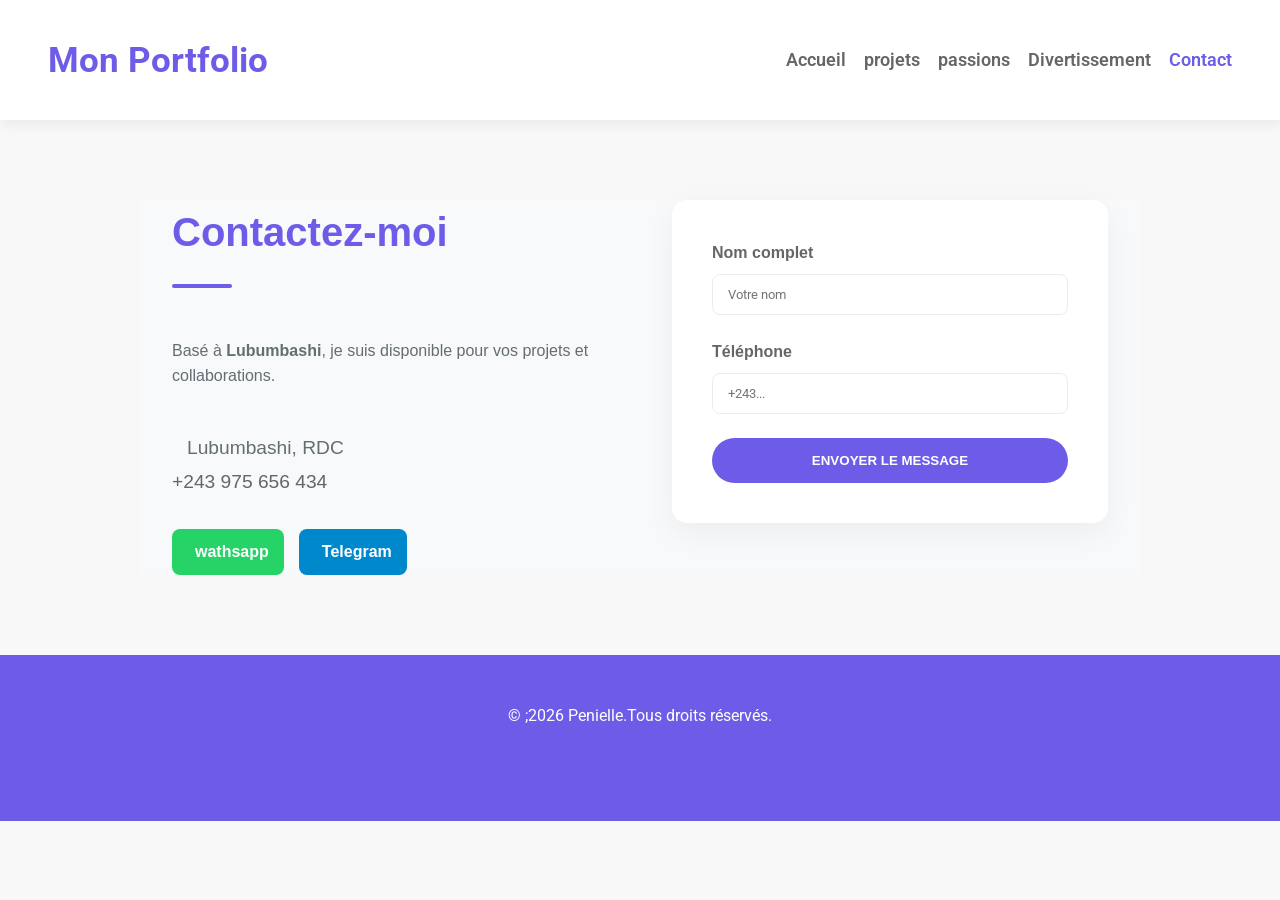
<file: contact.html>
<!DOCTYPE html>
 <html lang="en">
 <head>
    <meta charset="UTF-8">
    <meta name="viewport" content="width=device-width, initial-scale=1.0">
    <title>Mon Portfolio</title>
    <link rel="stylesheet" href="CSS/style.css">
    <link rel="preconnect" href="https://fonts.googleapis.com">
    <link rel="preconnect" href="https://fonts.gstatic.com" crossorigin>
    <link href="https://fonts.googleapis.com/css2?family=Roboto:ital,wght@0,100..900;1,100..900&display=swap" rel="stylesheet">
 </head>
 
 <body>

  <header>
    <div>
        <a href="">Mon Portfolio
    </div>
    <nav>
        <ul>
            <li><a href="index.html">Accueil</a></li>
            <li><a href="projet.html">projets</a></li>
            <li><a href="passion.html">passions</a></li>
            <li><a href="Divertissement.html">Divertissement</a></li>
            <li><a href="contact.html"class="active penielle">Contact</a></li>
        </ul>
    </nav>
  </header>
  
<main class="contact-container">
    <section class="contact-info">
        <h2>Contactez-moi</h2>
        <p>Basé à <strong>Lubumbashi</strong>, je suis disponible pour vos projets et collaborations.</p>
        
        <div class="contact-methods">
            <div class="method-item">
               <p><i class="fa-solid fa-location-dot"></i>Lubumbashi, RDC
                <i class="fa-solid fa-phone"></i>
                <a href="tel:+2439756546434">+243 975 656 434</a>
               </p>
            </div>
            <div class="social-apps">
                <a href="https://wa.me/243975656434" target="_blank" title="wathsapp">
                    <i class="fa-brands fa-whatsapp whatsapp-icon"></i>wathsapp
                </a>

                <a href="https://t.me/+243975656434" target="_blank" title="Telegram">
                    <i class="fa-brands fa-telegram telegram-icon"></i>Telegram
                </a>
            </div>
        </div>
    </section>

    <section class="contact-form-section">
        <form action="#" class="contact-form">
            <div class="form-group">
                <label for="name">Nom complet</label>
                <input type="text" id="name" name="name" placeholder="Votre nom" required>
            </div>
            <div class="form-group">
                <label for="phone">Téléphone</label>
                <input type="tel" id="phone" name="phone" placeholder="+243..." required>
            </div>
            <button type="submit" class="btn-submit">Envoyer le message</button>
        </form>
    </section>
</main>

<footer>
    <div>
        <p>&copy ;2026 Penielle.Tous droits réservés.</p>
        <a href=""><i class="fa-brands fa-github"></i></a>
        <a href=""><i class="fa-brands fa-linkedin"></i></a>   
        <a href=""><i class="fa-brands fa-x-twitter"></i></a>
    </div>
</footer>      

 </body>
 </html>
</file>
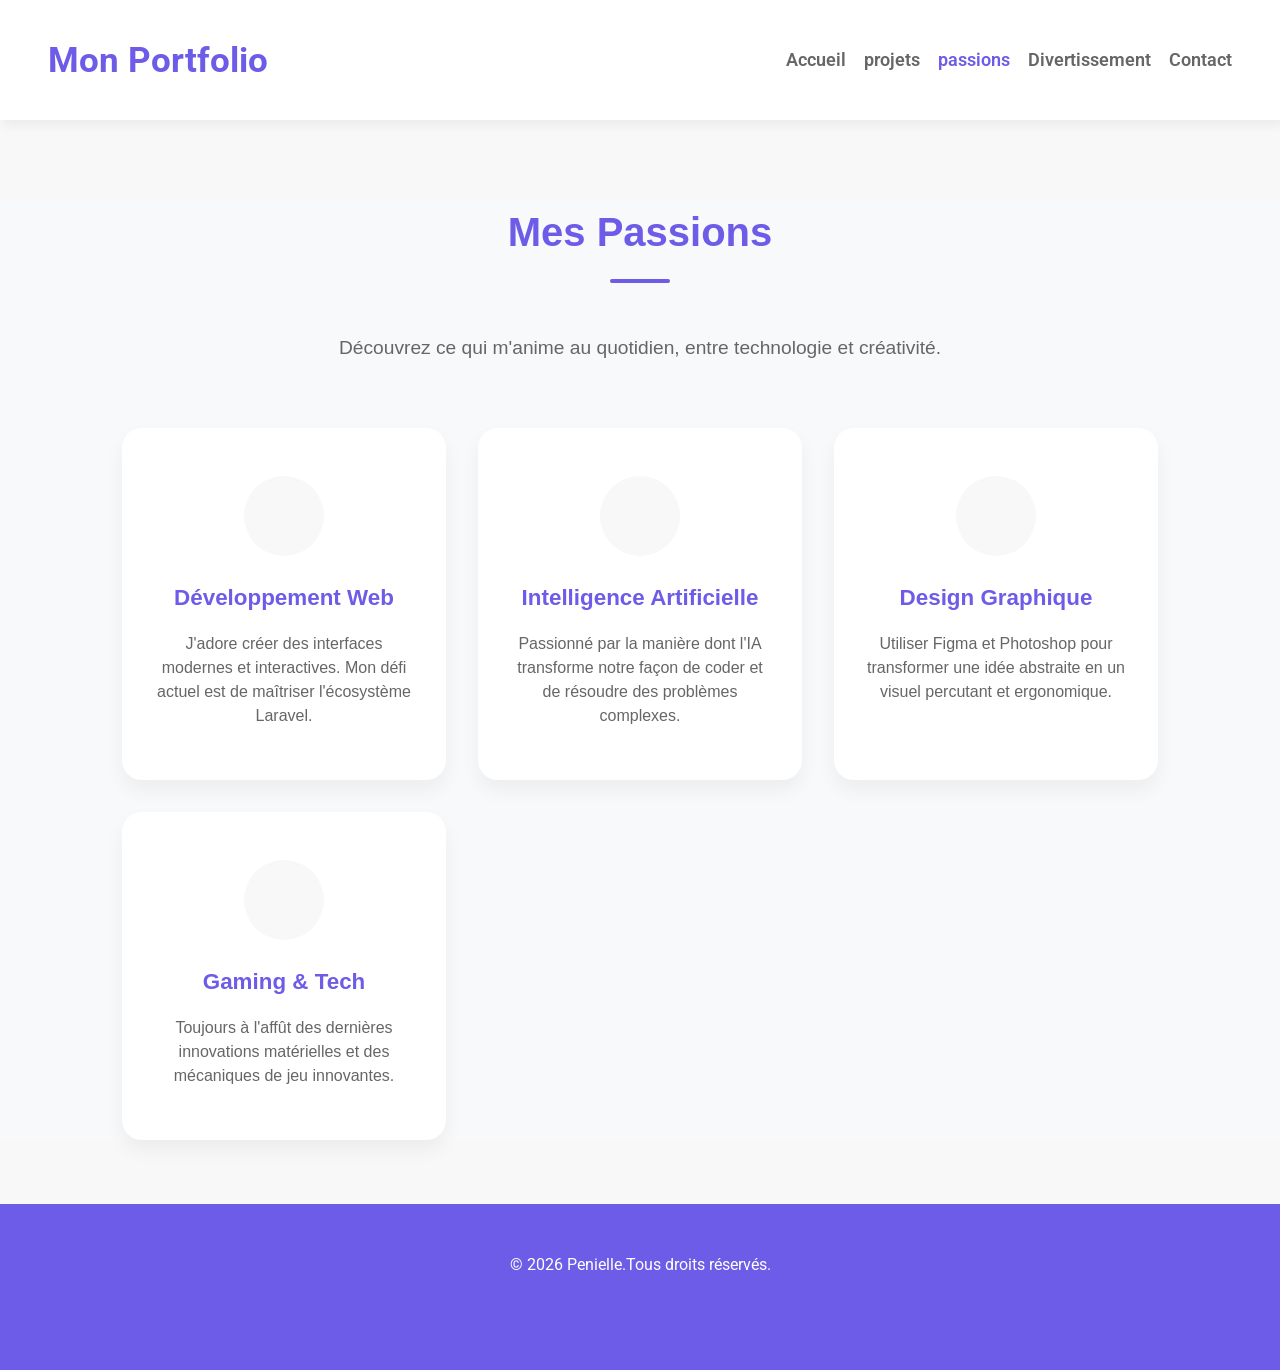
<file: passion.html>
<!DOCTYPE html>
 <html lang="en">
 <head>
    <meta charset="UTF-8">
    <meta name="viewport" content="width=device-width, initial-scale=1.0">
    <title>Mon Portfolio</title>
    <link rel="stylesheet" href="CSS/style.css">
    <link rel="preconnect" href="https://fonts.googleapis.com">
    <link rel="preconnect" href="https://fonts.gstatic.com" crossorigin>
    <link href="https://fonts.googleapis.com/css2?family=Roboto:ital,wght@0,100..900;1,100..900&display=swap" rel="stylesheet">
 </head>
 
 <body>
  <header>
    <div>
        <a href="">Mon Portfolio</a>
    </div>
    <nav>
        <ul>
            <li><a href="index.html">Accueil</a></li>
            <li><a href="projet.html">projets</a></li>
            <li><a href="passion.html"class="active penielle">passions</a></li>
            <li><a href="Divertissement.html">Divertissement</a></li>
            <li><a href="contact.html">Contact</a></li>
        </ul>
    </nav>
  </header>
 
  <main>
    <section class="passions-header">
        <h2>Mes Passions</h2>
        <p>Découvrez ce qui m'anime au quotidien, entre technologie et créativité.</p>
    </section>

    <section class="passions-grid">
        <div class="passion-card">
            <div class="passion-icon">
                <i class="fa-solid fa-code"></i>
            </div>
            <h3>Développement Web</h3>
            <p>J'adore créer des interfaces modernes et interactives. Mon défi actuel est de maîtriser l'écosystème Laravel.</p>
        </div>

        <div class="passion-card">
            <div class="passion-icon">
                <i class="fa-solid fa-brain"></i>
            </div>
            <h3>Intelligence Artificielle</h3>
            <p>Passionné par la manière dont l'IA transforme notre façon de coder et de résoudre des problèmes complexes.</p>
        </div>

        <div class="passion-card">
            <div class="passion-icon">
                <i class="fa-solid fa-pen-nib"></i>
            </div>
            <h3>Design Graphique</h3>
            <p>Utiliser Figma et Photoshop pour transformer une idée abstraite en un visuel percutant et ergonomique.</p>
        </div>

        <div class="passion-card">
            <div class="passion-icon">
                <i class="fa-solid fa-gamepad"></i>
            </div>
            <h3>Gaming & Tech</h3>
            <p>Toujours à l'affût des dernières innovations matérielles et des mécaniques de jeu innovantes.</p>
        </div>
    </section>
</main>

 <footer>
    <div>
        <p>&copy; 2026 Penielle.Tous droits réservés.</p>
        <a href=""><i class="fa-brands fa-github"></i></a>
        <a href=""><i class="fa-brands fa-linkedin"></i></a>   
        <a href=""><i class="fa-brands fa-x-twitter"></i></a>
    </div>
  </footer>      

 </body>
 </html>
</file>
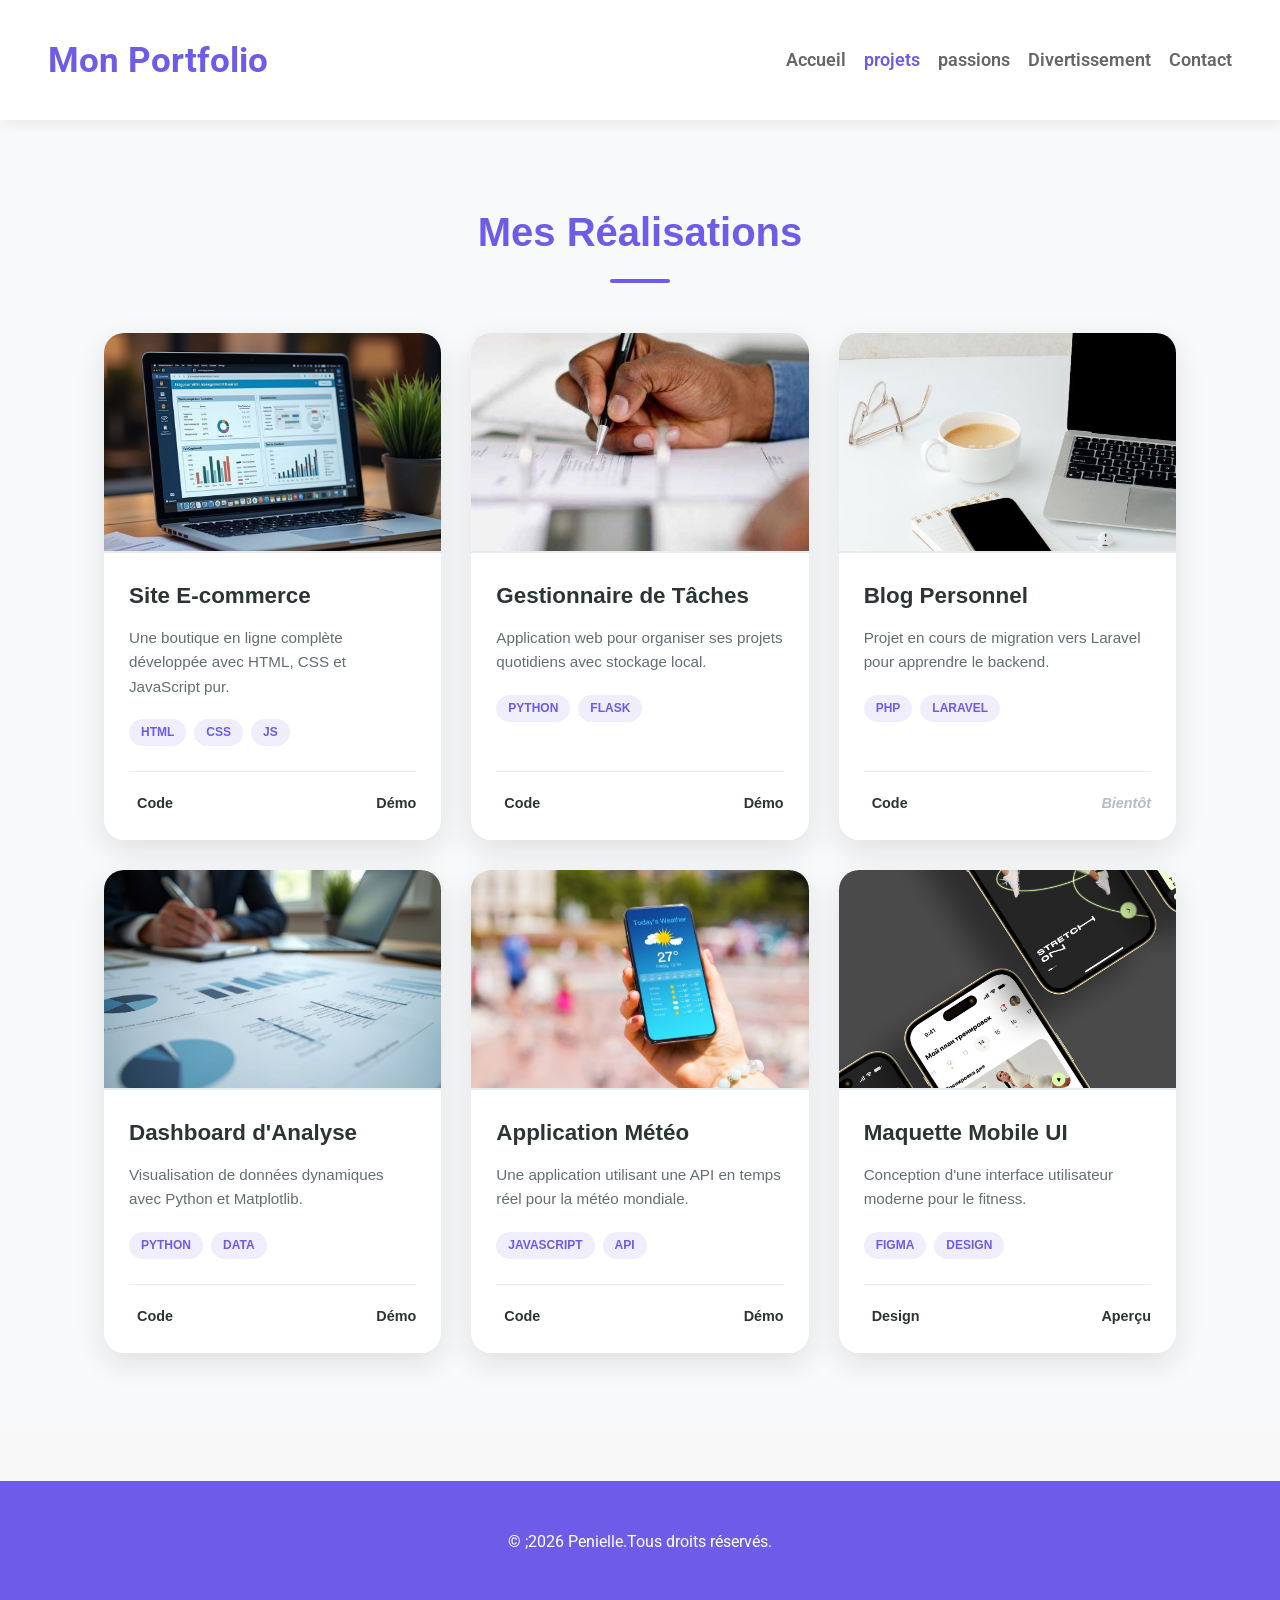
<file: projet.html>
<!DOCTYPE html>
 <html lang="en">
 <head>
    <meta charset="UTF-8">
    <meta name="viewport" content="width=device-width, initial-scale=1.0">
    <title>Mon Portfolio</title>
    <link rel="stylesheet" href="CSS/style.css">
    <link rel="preconnect" href="https://fonts.googleapis.com">
    <link rel="preconnect" href="https://fonts.gstatic.com" crossorigin>
    <link href="https://fonts.googleapis.com/css2?family=Roboto:ital,wght@0,100..900;1,100..900&display=swap" rel="stylesheet">
</head> 
<body>
  <header>
    <div>
        <a href="">Mon Portfolio</a>
    </div>
    <nav>
        <ul>
            <li><a href="index.html">Accueil</a></li>
            <li><a href="projet.html"class="active penielle">projets</a></li>
            <li><a href="passion.html">passions</a></li>
            <li><a href="Divertissement.html">Divertissement</a></li>
            <li><a href="contact.html">Contact</a></li>
        </ul>
    </nav>
  </header>

 <main>
    <section class="projets-section">
        <h2>Mes Réalisations</h2>
        
        <div class="projets-grid">
            <article class="projet-card">
                <img src="site E-commerce.jpg" alt="Site E-commerce">
                <div class="projet-content">
                    <h3>Site E-commerce</h3>
                    <p>Une boutique en ligne complète développée avec HTML, CSS et JavaScript pur.</p>
                    <div class="tags">
                        <span>HTML</span> <span>CSS</span> <span>JS</span>
                    </div>
                    <div class="projet-links">
                        <a href="#" class="btn-link"><i class="fa-brands fa-github"></i> Code</a>
                        <a href="#" class="btn-link"><i class="fa-solid fa-arrow-up-right-from-square"></i> Démo</a>
                    </div>
                </div>
            </article>

            <article class="projet-card">
                <img src="Gestionnairedetache.jpg" alt="">
                <div class="projet-content">
                    <h3>Gestionnaire de Tâches</h3>
                    <p>Application web pour organiser ses projets quotidiens avec stockage local.</p>
                    <div class="tags">
                        <span>Python</span> <span>Flask</span>
                    </div>
                    <div class="projet-links">
                        <a href="#" class="btn-link"><i class="fa-brands fa-github"></i> Code</a>
                        <a href="#" class="btn-link"><i class="fa-solid fa-arrow-up-right-from-square"></i> Démo</a>
                    </div>
                </div>
            </article>

            <article class="projet-card">
                <img src="Blogpersonnel.jpg" alt="Blog Personnel">
                <div class="projet-content">
                    <h3>Blog Personnel</h3>
                    <p>Projet en cours de migration vers Laravel pour apprendre le backend.</p>
                    <div class="tags">
                        <span>PHP</span> <span>Laravel</span>
                    </div>
                    <div class="projet-links">
                        <a href="#" class="btn-link"><i class="fa-brands fa-github"></i> Code</a>
                        <span class="status"><i class="fa-regular fa-clock"></i> Bientôt</span>
                    </div>
                </div>
            </article>

            <article class="projet-card">
                <img src="Dashboard d'Analyse.jpg" alt="Dashboard d'Analyse">
                <div class="projet-content">
                    <h3>Dashboard d'Analyse</h3>
                    <p>Visualisation de données dynamiques avec Python et Matplotlib.</p>
                    <div class="tags">
                        <span>Python</span> <span>Data</span>
                    </div>
                    <div class="projet-links">
                        <a href="#" class="btn-link"><i class="fa-brands fa-github"></i> Code</a>
                        <a href="#" class="btn-link"><i class="fa-solid fa-arrow-up-right-from-square"></i> Démo</a>
                    </div>
                </div>
            </article>

            <article class="projet-card">
                <img src="ApplicationMétéo.jpg" alt="Application Météo">
                <div class="projet-content">
                    <h3>Application Météo</h3>
                    <p>Une application utilisant une API en temps réel pour la météo mondiale.</p>
                    <div class="tags">
                        <span>JavaScript</span> <span>API</span>
                    </div>
                    <div class="projet-links">
                        <a href="#" class="btn-link"><i class="fa-brands fa-github"></i> Code</a>
                        <a href="#" class="btn-link"><i class="fa-solid fa-arrow-up-right-from-square"></i> Démo</a>
                    </div>
                </div>
            </article>

            <article class="projet-card">
                <img src="MaquetteMobileUI.jpg" alt="Maquette Mobile UI">
                <div class="projet-content">
                    <h3>Maquette Mobile UI</h3>
                    <p>Conception d'une interface utilisateur moderne pour le fitness.</p>
                    <div class="tags">
                        <span>Figma</span> <span>Design</span>
                    </div>
                    <div class="projet-links">
                        <a href="#" class="btn-link"><i class="fa-solid fa-pen-nib"></i> Design</a>
                        <a href="#" class="btn-link"><i class="fa-solid fa-eye"></i> Aperçu</a>
                    </div>
                </div>
            </article>
        </div>
    </section>
</main>

 

  <footer>
    <div>
        <p>&copy ;2026 Penielle.Tous droits réservés.</p>
        <a href=""><i class="fa-brands fa-github"></i></a>
        <a href=""><i class="fa-brands fa-linkedin"></i></a>   
        <a href=""><i class="fa-brands fa-x-twitter"></i></a>
    </div>
  </footer>      
    
 </body>
 </html>
</file>
<file: CSS/style.css>
:root {
    --violet-doux: #6c63ff;
    --violet-fonce: #534EDD;
    --orange-vif: #FFA726;
    --gris-tres-fonce: #666;
    --gris-fonce: #666;
    --gris-tres-clair: #F8F8F8;
    --gris-clair: #EEE;
}

*{
    margin: 0;
    padding: 0;
    box-sizing: border-box;
}

body{
    background-color: var(--gris-tres-clair);
    font-family: Roboto, sans-serif;
    line-height: 1.6;
}

header{
    background-color: white;
    box-shadow: 2px 6px 10px rgba(0, 0, 0, 0.05);
    position: sticky;
    top: 0;
    z-index: 100;
    display: flex;
    justify-content: space-between;
    align-items: center;
    padding: 2rem 3rem;
}

header div a {
    text-decoration: none;
    font-size: 2.2rem;
    font-weight: bold;
    color: var(--violet-doux);
}

ul li {
    list-style: none;
    margin-left: 2cqh;
}

ul {display: flex;

}

ul li a {
    text-decoration: none;
    color: var(--gris-tres-fonce);
    font-weight: 600;
    font-size: 1.1rem;
    position: relative;
    padding: 10px 0;
}
    
ul li a:hover{
    color: var(--violet-doux);
}

ul li a::after {
    content: '';
    position: absolute;
    left: 0;
    bottom: 0;
    height: 3px;
    width: 0%;
    background-color: var(--violet-doux);
    transition: width 0.3s ease;

}
ul li a:hover::after {
    width: 100%;
}
a.active {
    color:var(--violet-doux);
}
a.active ::after {
    width: 100%;
}
.hero{
    display: flex;
    justify-content: center;
    align-items: center;
    gap: 5rem;
    text-align: center;
    margin: 10rem 2rem;
}
.hero img {
    width: 300px;
    height: 300px;
    object-fit: cover;
    border-radius: 50%;
    border: 8px solid var(--violet-doux);
}

.hero h1 {
    color: var(--violet-fonce);
    font-size: 4rem;
    font-weight: 700;
    margin-bottom: 1.2rem;  
}

.hero p {
    color: var(--gris-fonce);
    font-size: 1.3rem;
    margin-bottom: 1.2rem;
}

.hero a {
    text-decoration: none;
    display: inline-block;
    background-color: var(--violet-doux);
    color: white;
    padding: 15px 30px;
    border-radius: 50px;
    text-transform: uppercase;
    letter-spacing: 1.1px;
    font-weight: 600;
    margin-top: 1rem;
    transition: background-color 0.3s ease, transform 0.2s ease;
}

.hero a:hover {
    background-color: var(--violet-fonce);
    transform: translateY(-3px);
}

.apropos {
    width: 800px;
    margin: 6rem auto;
    text-align: center;   
}

section h2 {
    color: var(--violet-doux);
    font-size: 2.6rem;
    font-weight: 700;
    position: relative;
    text-align: center;
}

section h2::after {
    content: '';
    display: block;
    width: 60px;
    height: 4px;
    background-color: var(--violet-doux);
    margin: 1.2rem auto;
    border-radius: 2px;
}

.apropos p {
    margin-bottom: 2rem;
    color: var(--gris-fonce);
    font-size: 1.2rem;
}

.compétences table {
    width: 80%;
    margin: 0 auto;
    border-collapse: collapse;
    background-color: #FFF;
    box-shadow: 0 5px 15px , rgba(0, 0, 0, 0.08);
    border-radius: 10px;
    overflow: hidden;
}

.compétences table th, .compétences table td {
    padding: 15px;
}

.compétences table thead {
    background-color: var(--violet-doux);
    color: #FFF;
    text-transform: uppercase;
}

.compétences table tbody td {
    border-bottom: 1px solid var(--gris-clair);
}

.compétences table tbody tr:nth-child(even) {
    background-color: #fdfdfd;
}

.compétences table tbody tr {
    transition: background-color 0.3s ease;
}

.compétences table tbody tr:hover {
    background-color: #f0f0f0;
}

.compétences table thead th {
    text-align: left;
}

footer {
    margin-top: 3rem;
    background-color: var(--violet-doux);
    padding: 3rem 0;
    text-align: center;
}

footer p {
    color: white;
    margin-bottom: 1.2rem;
}

footer a {
    display: inline-block;
    font-size: 1.6rem;
    color: white;
    margin: 0 10px;
    transition: color 0.3s ease, transform 0.2s ease;
}

footer a:hover {
    color: var(--orange-vif);
    transform: translateY(-3px);
}

/* --- Page Passions Styles --- */

/* Style du titre et de l'en-tête de section */
.passions-header {
    text-align: center;
    margin-top: 5rem;
    padding: 0 2rem;
}

.passions-header p {
    color: var(--gris-fonce);
    font-size: 1.2rem;
}
.passions-header h2{
    color: var(--violet-doux);
}

/* Grille principale des passions */
.passions-grid {
    display: grid;
    /* Crée automatiquement autant de colonnes de 280px minimum que possible */
    grid-template-columns: repeat(auto-fit, minmax(280px, 1fr));
    gap: 2rem;
    max-width: 1100px;
    margin: 4rem auto;
    padding: 0 2rem;
}

/* Style de chaque carte de passion */
.passion-card {
    background: white;
    padding: 3rem 2rem;
    border-radius: 20px;
    text-align: center;
    box-shadow: 0 10px 20px rgba(0, 0, 0, 0.05);
    transition: all 0.3s ease; /* Fluidité pour les animations */
    border-bottom: 4px solid transparent; /* Prépare l'effet de bordure au survol */
}

/* Effets au survol (hover) de la carte */
.passion-card:hover {
    transform: translateY(-10px); /* Soulève légèrement la carte */
    border-bottom: 4px solid var(--violet-doux); /* Fait apparaître une bordure violette */
    box-shadow: 0 15px 30px rgba(108, 99, 255, 0.1); /* Augmente l'ombre */
}

/* Style de l'icône dans la carte */
.passion-icon {
    background-color: var(--gris-tres-clair);
    width: 80px;
    height: 80px;
    line-height: 80px;
    border-radius: 50%;
    margin: 0 auto 1.5rem;
    transition: 0.3s;
}

.passion-icon i {
    font-size: 2rem;
    color: var(--violet-doux);
}

/* Effets au survol de la carte sur l'icône */
.passion-card:hover .passion-icon {
    background-color: var(--violet-doux);
}

.passion-card:hover .passion-icon i {
    color: white;
}

/* Style du titre et du texte dans la carte */
.passion-card h3 {
    margin-bottom: 1rem;
    color: var(--violet-doux);
    font-size: 1.4rem;
}

.passion-card p {
    color: var(--gris-fonce);
    font-size: 1rem;
    line-height: 1.5;
}



/* --- Page Divertissement Immersive --- */

/* Conteneur principal qui prend toute la largeur */
.divertissement-immersive {
    max-width: 100%;
    margin: 0;
    padding: 0;
}

/* En-tête de la page (le titre centré) */
.ent-header {
    text-align: center;
    padding: 5rem 2rem 2rem;

}
.ent-header h2{
    color: var(--violet-fonce);
}

.ent-header p {
    color: var(--gris-fonce);
    font-size: 1.2rem;
}

/* Structure commune à chaque bannière de catégorie */
.ent-section {
    width: 100%;
    height: 350px; /* Hauteur fixe pour un look bannières */
    background-size: cover;
    background-position: center;
    background-repeat: no-repeat;
    position: relative;
    overflow: hidden;
    transition: transform 0.5s ease; /* Préparation pour l'effet de zoom */
}

/* --- Définition des images d'arrière-plan --- */
/* (Remplace ces URLs par tes propres images stylisées) */
.ent-series {
    background-image: url('.image/ApplicationMétéo.jpg');
}

.ent-cinema {
    background-image: url('images/ambiance-cinema.jpg');
}

.ent-mangas {
    background-image: url('images/ambiance-mangas.jpg');
}

/* Le filtre sombre (overlay) sur l'image pour le contraste */
.ent-overlay {
    position: absolute;
    top: 0;
    left: 0;
    width: 100%;
    height: 100%;
    background-color: rgba(0, 0, 0, 0.7); /* Noir à 70% pour la lisibilité */
    display: flex;
    align-items: center; /* Centre verticalement le texte */
    justify-content: flex-start; /* Aligne le contenu textuel à gauche */
    padding: 0 10%; /* Espace sur les côtés */
    transition: background-color 0.3s ease;
}

/* Effets au survol de la bannière entière */
.ent-section:hover .ent-overlay {
    background-color: rgba(0, 0, 0, 0.5); /* S'éclaircit légèrement au survol */
}

.ent-section:hover {
    transform: scale(1.02); /* Zoom très discret sur toute la bannière */
}

/* Le contenu textuel superposé en blanc */
.ent-content {
    color: white;
    max-width: 600px; /* Limite la largeur du texte */
}

/* Titre de la catégorie avec icône */
.ent-content h3 {
    font-size: 2.8rem;
    font-weight: 800;
    margin-bottom: 2rem;
    display: flex;
    align-items: center;
    gap: 15px; /* Espace entre icône et texte */
    text-transform: uppercase;
    letter-spacing: 2px;
}

.ent-content h3 i {
    color: var(--violet-doux);
    font-size: 2.5rem;
}

/* Style de la liste des œuvres */
.ent-content ul {
    list-style: none; /* Enlève les puces par défaut */
    display: flex;
    flex-direction: column;
    gap: 12px; /* Espace entre les éléments */
}

.ent-content ul li {
    font-size: 1.2rem;
    display: flex;
    align-items: center;
    gap: 12px;
    margin-left: 0; /* Reset de ton style ul li global */
    opacity: 0.9;
}

/* Petite puce circulaire violette devant chaque élément */
.ent-content ul li i {
    color: var(--violet-doux);
    font-size: 0.6rem;
}

/* --- Responsive : Adaptations pour mobile --- */
@media (max-width: 768px) {
    .ent-section {
        height: 250px; /* On réduit la hauteur sur petit écran */
    }
    
    .ent-overlay {
        padding: 0 5%; /* Moins d'espace sur les côtés */
    }
    
    .ent-content h3 {
        font-size: 1.8rem; /* Titres plus petits */
        margin-bottom: 1rem;
    }
    
    .ent-content h3 i {
        font-size: 1.6rem;
    }
    
    .ent-content ul li {
        font-size: 1rem;
    }
}




/* 1. Définition des variables de couleurs */
:root {
    --violet-doux: #6c5ce7;
    --violet-hover: #a29bfe;
    --blanc: #ffffff;
    --gris-fond: #f8f9fa;
    --gris-clair: #e9ecef;
    --gris-texte: #636e72;
    --noir-titre: #2d3436;
    --shadow: 0 10px 30px rgba(0, 0, 0, 0.1);
}

/* 2. Styles Généraux du Main */
main {
    background-color: var(--gris-fond);
    font-family: 'Poppins', sans-serif;
    color: var(--gris-texte);
    line-height: 1.6;
}

.projets-section {
    padding: 80px 5%;
    max-width: 1200px;
    margin: 0 auto;
}

/* 3. Titre de la section */
section h2 {
    color: var(--violet-doux);
    font-size: 2.5rem;
    text-align: center;
    margin-bottom: 50px;
    position: relative;
}

section h2::after {
    content: '';
    display: block;
    width: 60px;
    height: 4px;
    background: var(--violet-doux);
    margin: 15px auto 0;
    border-radius: 10px;
}

/* 4. Grille de projets */
.projets-grid {
    display: grid;
    grid-template-columns: repeat(auto-fit, minmax(300px, 1fr));
    gap: 30px;
}

/* 5. Design de la Carte */
.projet-card {
    background: var(--blanc);
    border-radius: 20px;
    overflow: hidden;
    box-shadow: var(--shadow);
    transition: all 0.3s ease;
    display: flex;
    flex-direction: column;
    height: 100%;
}

.projet-card:hover {
    transform: translateY(-10px);
    box-shadow: 0 15px 35px rgba(108, 92, 231, 0.2);
}

/* Image */
.projet-card img {
    width: 100%;
    height: 220px;
    object-fit: cover;
    border-bottom: 2px solid var(--gris-clair);
}

/* Contenu de la carte */
.projet-content {
    padding: 25px;
    display: flex;
    flex-direction: column;
    flex-grow: 1;
}

.projet-content h3 {
    color: var(--noir-titre);
    font-size: 1.4rem;
    margin-bottom: 12px;
}

.projet-content p {
    font-size: 0.95rem;
    margin-bottom: 20px;
    color: var(--gris-texte);
}

/* Badges / Tags */
.tags {
    margin-bottom: 25px;
    display: flex;
    flex-wrap: wrap;
    gap: 8px;
}

.tags span {
    background: rgba(108, 92, 231, 0.1);
    color: var(--violet-doux);
    padding: 4px 12px;
    border-radius: 50px;
    font-size: 0.75rem;
    font-weight: 600;
    text-transform: uppercase;
}

/* 6. Liens et Boutons (L'endroit où tu ne voyais rien) */
.projet-links {
    display: flex;
    justify-content: space-between;
    align-items: center;
    margin-top: auto; /* Pousse les liens tout en bas */
    padding-top: 20px;
    border-top: 1px solid var(--gris-clair);
}

.projet-links a, .status {
    text-decoration: none;
    font-weight: 600;
    font-size: 0.9rem;
    display: flex;
    align-items: center;
    gap: 8px; /* Espace entre l'icône et le texte */
    transition: color 0.3s ease;
}

.projet-links a {
    color: var(--noir-titre);
}

.projet-links a:hover {
    color: var(--violet-doux);
}

.projet-links a i {
    font-size: 1.1rem;
}

/* Style spécifique pour le status "Bientôt" */
.status {
    color: #b2bec3;
    font-style: italic;
    cursor: default;
}

/* 7. Responsive */
@media (max-width: 768px) {
    section h2 {
        font-size: 2rem;
    }
}



/* --- Page Contact Styles --- */

.contact-container {
    max-width: 1000px;
    margin: 5rem auto;
    padding: 0 2rem;
    display: grid;
    grid-template-columns: 1fr 1fr; /* Sépare en deux colonnes sur grand écran */
    gap: 4rem;
    align-items: start;
}

.contact-info h2 {
    text-align: left; /* Aligne le titre à gauche pour cette section */
}

.contact-info h2::after {
    margin: 1.2rem 0; /* Aligne la petite barre à gauche */
}

.contact-methods {
    margin-top: 2rem;
}

.method-item {
    margin-bottom: 1.5rem;
    display: flex;
    align-items: center;
    font-size: 1.2rem;
}

.method-item i {
    font-size: 1.8rem;
    margin-right: 15px;
    width: 40px;
    text-align: center;
}

.method-item a {
    text-decoration: none;
    color: var(--gris-tres-fonce);
    display: flex;
    align-items: center;
    transition: 0.3s;
}

.method-item a:hover {
    color: var(--violet-doux);
}

/* Couleurs spécifiques logos */
.social-apps {
    margin-top: 2rem;
    display: flex;
    gap: 15px;
}

.social-apps a {
    text-decoration: none;
    color: white;
    padding: 10px 15px;
    border-radius: 8px;
    font-weight: 600;
    display: flex;
    align-items: center;
    gap: 8px;
    transition: opacity 0.3s ease;
}

.social-apps a:first-child { background-color: #25D366;}
.social-apps a:last-child { background-color: #0088CC;}

.social-apps a:hover {
    opacity: 0.8;
}
/* Styles du Formulaire */
.contact-form {
    background: white;
    padding: 2.5rem;
    border-radius: 15px;
    box-shadow: 0 10px 30px rgba(0,0,0,0.05);
}

.form-group {
    margin-bottom: 1.5rem;
}

.form-group label {
    display: block;
    margin-bottom: 0.5rem;
    font-weight: 600;
    color: var(--gris-tres-fonce);
}

.form-group input {
    width: 100%;
    padding: 12px 15px;
    border: 1px solid var(--gris-clair);
    border-radius: 8px;
    font-family: 'Roboto', sans-serif;
    outline: none;
    transition: 0.3s;
}

.form-group input:focus {
    border-color: var(--violet-doux);
    box-shadow: 0 0 0 3px rgba(108, 99, 255, 0.1);
}

.btn-submit {
    width: 100%;
    background-color: var(--violet-doux);
    color: white;
    padding: 15px;
    border: none;
    border-radius: 25px;
    font-weight: 600;
    text-transform: uppercase;
    cursor: pointer;
    transition: 0.3s ease;
}

.btn-submit:hover {
    background-color: var(--violet-fonce);
    transform: translateY(-2px);
}

/* Responsive : On empile les colonnes sur mobile */
@media (max-width: 768px) {
    .contact-container {
        grid-template-columns: 1fr;
        margin: 2rem auto;
    }
    
    .contact-info {
        text-align: center;
    }
    
    .contact-info h2::after {
        margin: 1.2rem auto;
    }
    
    .method-item {
        justify-content: center;
    }
}
</file>
